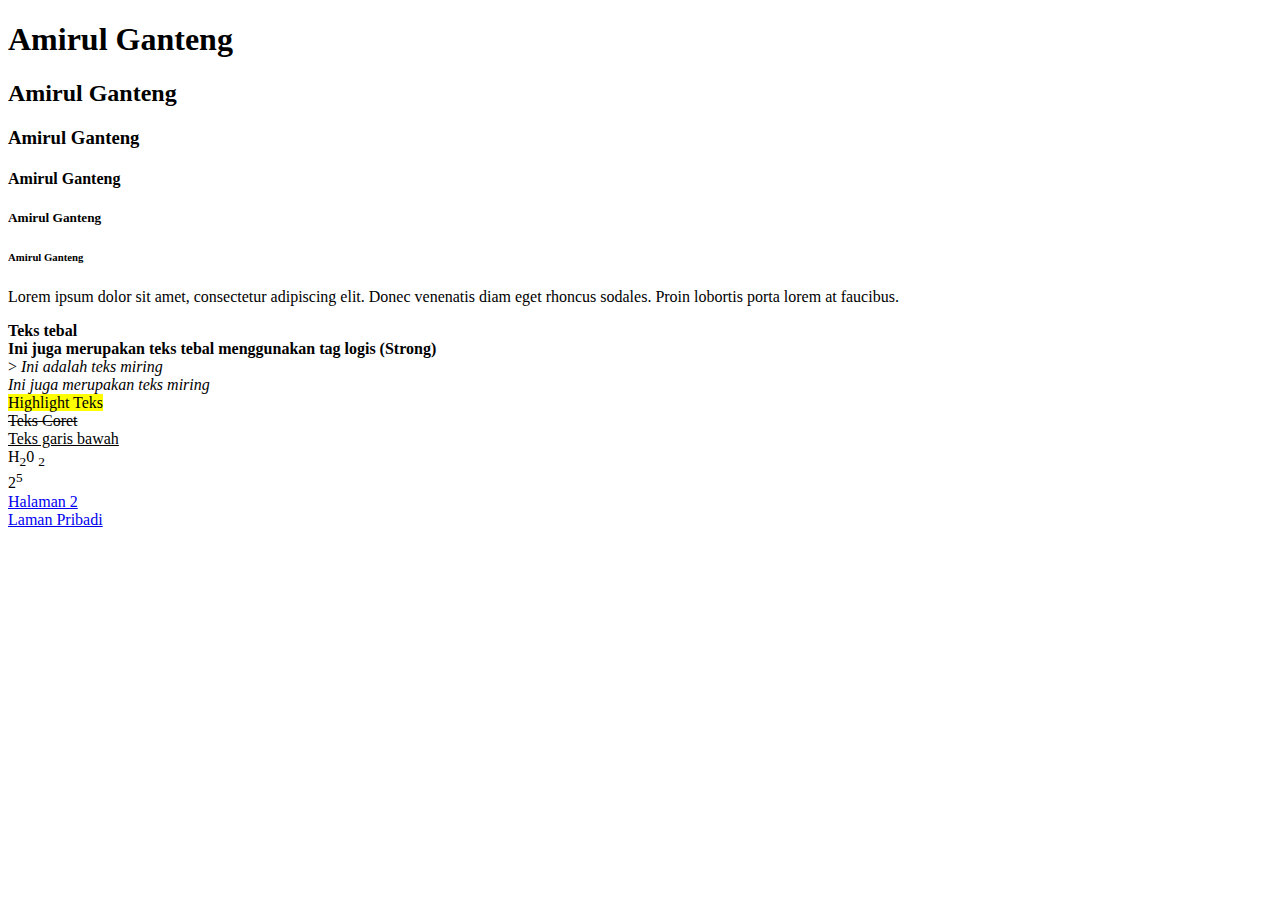
<file: Percobaan-1/index.html>
<!--Nama : Amirul Maulana-->
<!--Stambuk : F55123039-->
<!--Kelas : Teknik Informatika B-->
<!--Subjek Praktikum : Pemrograman Web-->
<!--Implementasi HTML-->
<!DOCTYPE html>
<html lang="en">
  <head>
    <meta charset="UTF-8" />
    <meta name="viewport" content="width=device-width, initial-scale=1.0" />
    <title>Document</title>
  </head>
  <body>
    <!--Code dibawah menggunakan tag h(1-6) untuk membuat heading-->

    <h1>Amirul Ganteng</h1>
    <h2>Amirul Ganteng</h2>
    <h3>Amirul Ganteng</h3>
    <h4>Amirul Ganteng</h4>
    <h5>Amirul Ganteng</h5>
    <h6>Amirul Ganteng</h6>
    <p>
      Lorem ipsum dolor sit amet, consectetur adipiscing elit. Donec venenatis
      diam eget rhoncus sodales. Proin lobortis porta lorem at faucibus.
    </p>
    <b>Teks tebal</b><br />
    <strong>Ini juga merupakan teks tebal menggunakan tag logis (Strong)</strong
    ><br />
    >
    <i>Ini adalah teks miring</i><br />
    <em>Ini juga merupakan teks miring</em><br />
    <mark>Highlight Teks</mark><br />
    <del>Teks Coret</del><br />
    <ins>Teks garis bawah</ins><br />
    H<sub>2</sub>0
    <sub>2</sub><br />
    2<sup>5</sup><br />
    <a href="Page2.html" target="_blank">Halaman 2</a><br />
    <a href="https://www.instagram.com/amrlmlnaa_/_" target="_blank"
      >Laman Pribadi</a
    >
  </body>
</html>
</file>
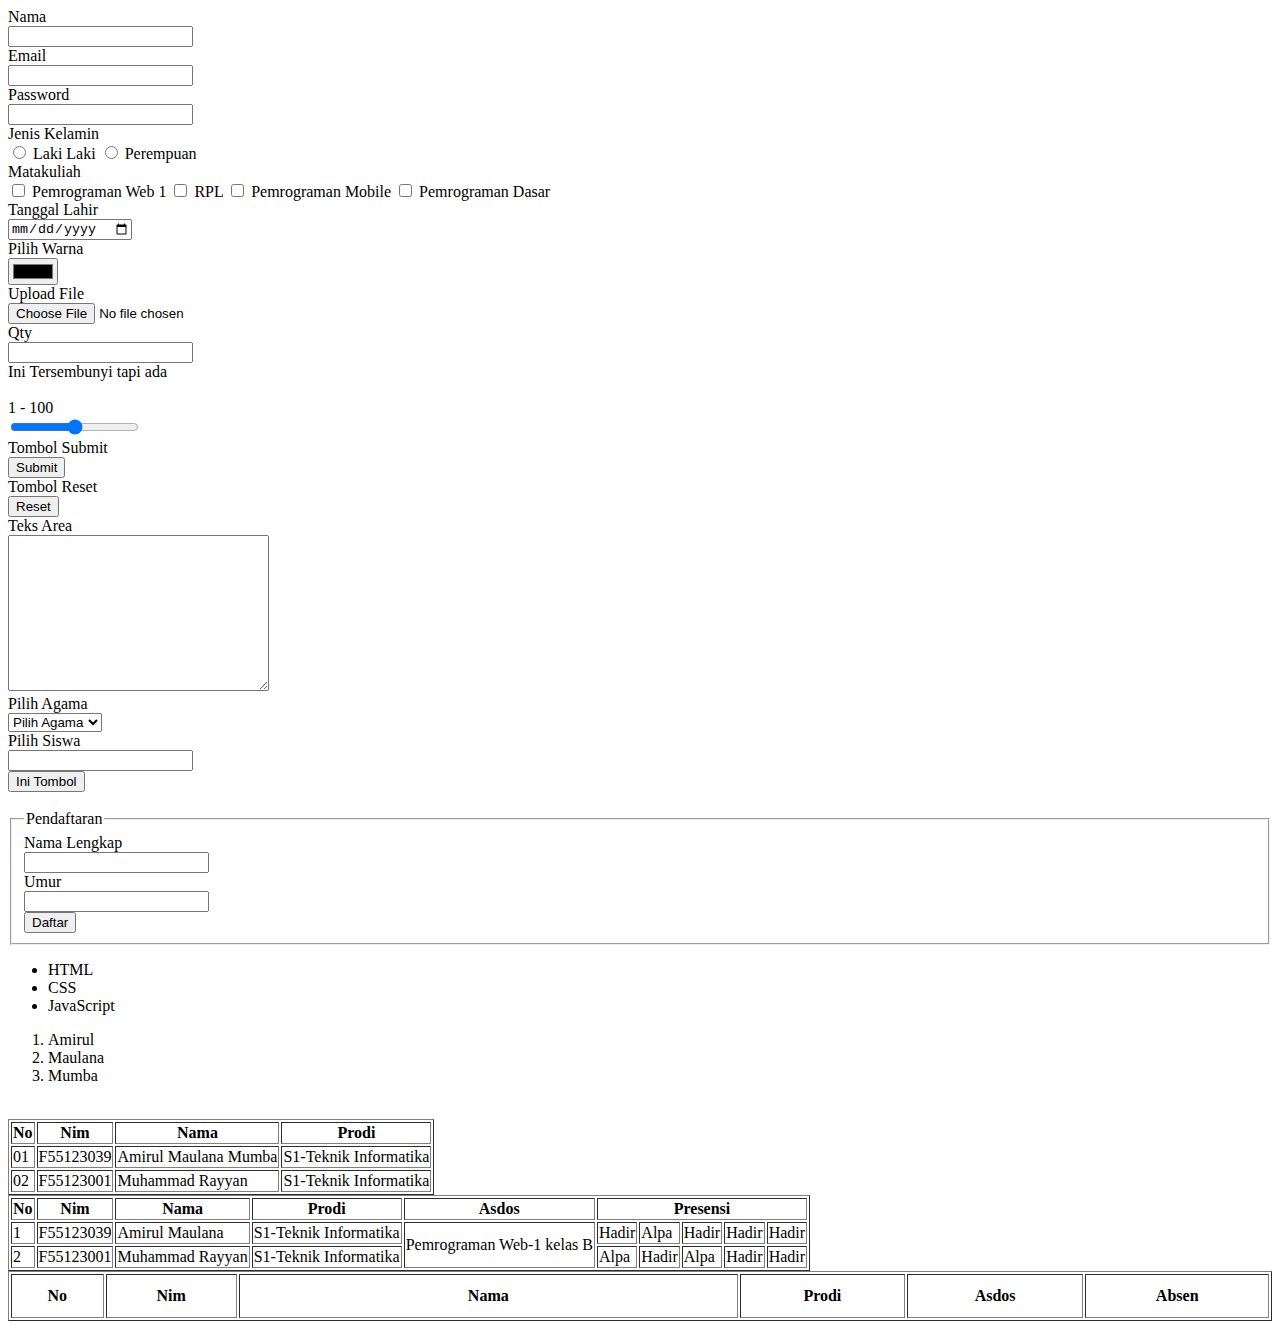
<file: Percobaan-2/index.html>
<!DOCTYPE html>
<html lang="en">
<head>
    <meta charset="UTF-8">
    <meta name="viewport" content="width=device-width, initial-scale=1.0">
    <title>Document</title>
</head>
<body>
    <form action="">
 <label>Nama</label><br>
        <input type="text" name="name" id="nama"><br>
        <label>Email</label><br>
        <input type="email" name="mail" id="mail"><br>
        <label>Password</label><br>
        <input type="password" name="pass" id="pass"><br>
        <label>Jenis Kelamin</label><br>
        <input type="radio" name="jk" id="jk" value="Laki Laki"> Laki Laki
        <input type="radio" name="jk" id="jk" value="Perempuan"> Perempuan
        <br>
        <label>Matakuliah</label><br>
        <input type="checkbox" name="mk" id="mk" value="Pemrograman Web 1"> Pemrograman Web 1
        <input type="checkbox" name="mk" id="mk" value="RPL"> RPL
        <input type="checkbox" name="mk" id="mk" value="Pemrograman Mobile"> Pemrograman Mobile
        <input type="checkbox" name="mk" id="mk" value="Pemrograman Dasar"> Pemrograman Dasar
        <br>
        <label>Tanggal Lahir</label><br>
        <input type="date" name="tglLahir" id="tglLahir"><br>
        <label>Pilih Warna</label><br>
        <input type="color" name="warna" id="warna"><br>
        <label>Upload File</label><br>
        <input type="file" name="file" id="file"><br>
        <label>Qty</label><br>
        <input type="number" name="qty" id="qty"><br>
        <label>Ini Tersembunyi tapi ada</label><br>
        <input type="hidden" name="hilang" id="hilang" value="Secret"><br>
        <label>1 - 100</label><br>
        <input type="range" name="range" id="range" value="50"><br>
        <label>Tombol Submit</label><br>
        <input type="submit" name="submit" id="submit"><br>
        <label>Tombol Reset</label><br>
        <input type="reset" name="reset" id="reset"><br>
         </form>

<label>Teks Area</label><br>
    <textarea name="alamat" id="alamat" cols="30" rows="10"></textarea><br>
    <label>Pilih Agama</label><br>
    <select name="agama" id="agama">
        <option value="">Pilih Agama</option>
        <option value="Islam">Islam</option>
        <option value="Kristen">Kristen</option>
        <option value="Hindu">Hindu</option>
        <option value="Katolik">Katolik</option>
    </select><br>
    <label>Pilih Siswa</label><br>
    <input list="datasiswa" name="siswa" id="siswa">
    <datalist id="datasiswa">
        <option value="Bellingham">Akmal Gates</option>
        <option value="Amirul Maulana">Amirul Maulana</option>
        <option value="Vinicius Junior">Octavia Ramadhani</option>
        <option value="Lamine Yamal">Marwiyah</option>
        <option value="Muhammad Gavi">Fatir</option>
    </datalist><br>
    <button>Ini Tombol</button><br><br>
    <fieldset>
        <legend>Pendaftaran</legend>
        <label>Nama Lengkap</label><br>
        <input type="text" name="n" id="n"><br>
        <label>Umur</label><br>
        <input type="number" name="u" id="u"><br>
        <button>Daftar</button>
    </fieldset>

        <ul>
            <li>HTML</li>
            <li>CSS</li>
            <li>JavaScript</li>
        </ul>

        <ol>
            <li>Amirul</li>
            <li>Maulana</li>
            <li>Mumba</li>
        </ol>
        <br>

        <table border="1">
        <tr>
            <th>No</th>
            <th>Nim</th>
            <th>Nama</th>
            <th>Prodi</th>
        </tr>
        <tr>
            <td>01</td>
            <td>F55123039</td>
            <td>Amirul Maulana Mumba</td>
            <td>S1-Teknik Informatika</td>
        </tr>
        <tr>
            <td>02</td>
            <td>F55123001</td>
            <td>Muhammad Rayyan</td>
            <td>S1-Teknik Informatika</td>
        </tr>
    </table>

    <table border="1">
        <tr>
            <th>No</th>
            <th>Nim</th>
            <th>Nama</th>
            <th>Prodi</th>
            <th>Asdos</th>
            <th colspan="5">Presensi</th>
        </tr>
        <tr>
            <td>1</td>
            <td>F55123039</td>
            <td>Amirul Maulana</td>
            <td>S1-Teknik Informatika</td>
            <td rowspan="2">Pemrograman Web-1 kelas B</td>
            <td>Hadir</td>
            <td>Alpa</td>
            <td>Hadir</td>
            <td>Hadir</td>
            <td>Hadir</td>
        </tr>
        <tr>
            <td>2</td>
            <td>F55123001</td>
            <td>Muhammad Rayyan</td>
            <td>S1-Teknik Informatika</td>
            <td>Alpa</td>
            <td>Hadir</td>
            <td>Alpa</td>
            <td>Hadir</td>
            <td>Hadir</td>
        </tr>
    </table>

    <table border="1" width="100%">
        <tr>
            <th height="40px">No</th>
            <th>Nim</th>
            <th width="40%">Nama</th>
            <th>Prodi</th>
            <th>Asdos</th>
            <th colspan="5">Absen</th>
        </tr>
    
</body>
</html>
</file>
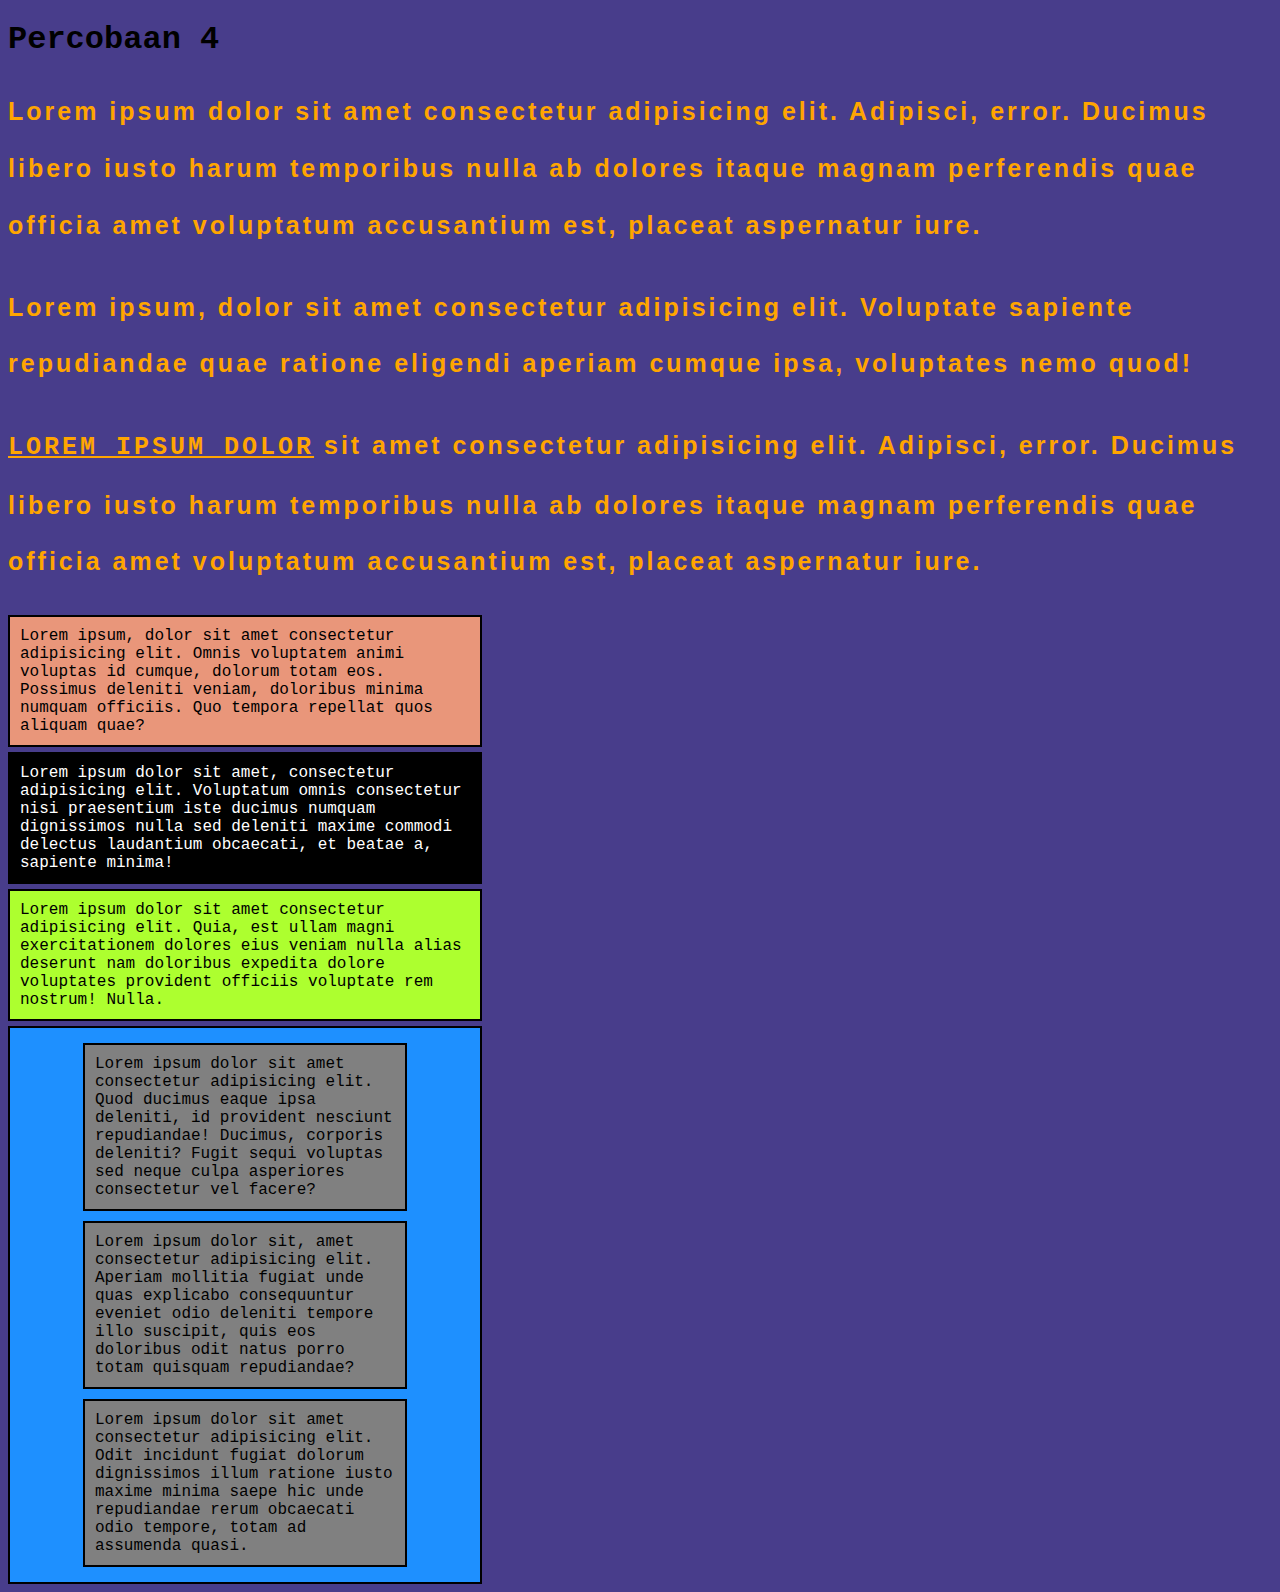
<file: Percobaan-4/index.html>
<!-- F55123039_Amirul Maulana -->
<!DOCTYPE html>
<html lang="en">
  <head>
    <meta charset="UTF-8" />
    <meta name="viewport" content="width=device-width, initial-scale=1.0" />
    <title>Perobaan4</title>

    <link rel="stylesheet" href="style.css" />
  </head>
  <body>
    <h1>Percobaan 4</h1>
    <p class="Paragraf">
      Lorem ipsum dolor sit amet consectetur adipisicing elit. Adipisci, error.
      Ducimus libero iusto harum temporibus nulla ab dolores itaque magnam
      perferendis quae officia amet voluptatum accusantium est, placeat
      aspernatur iure.
    </p>
    <p>
      Lorem ipsum, dolor sit amet consectetur adipisicing elit. Voluptate
      sapiente repudiandae quae ratione eligendi aperiam cumque ipsa, voluptates
      nemo quod!
    </p>
    <p class="Paragraf">
      <span>Lorem ipsum dolor</span> sit amet consectetur adipisicing elit.
      Adipisci, error. Ducimus libero iusto harum temporibus nulla ab dolores
      itaque magnam perferendis quae officia amet voluptatum accusantium est,
      placeat aspernatur iure.
    </p>

    <div class="box-1">
      Lorem ipsum, dolor sit amet consectetur adipisicing elit. Omnis voluptatem
      animi voluptas id cumque, dolorum totam eos. Possimus deleniti veniam,
      doloribus minima numquam officiis. Quo tempora repellat quos aliquam quae?
    </div>
    <div class="box-2">
      Lorem ipsum dolor sit amet, consectetur adipisicing elit. Voluptatum omnis
      consectetur nisi praesentium iste ducimus numquam dignissimos nulla sed
      deleniti maxime commodi delectus laudantium obcaecati, et beatae a,
      sapiente minima!
    </div>
    <div class="box-3">
      Lorem ipsum dolor sit amet consectetur adipisicing elit. Quia, est ullam
      magni exercitationem dolores eius veniam nulla alias deserunt nam
      doloribus expedita dolore voluptates provident officiis voluptate rem
      nostrum! Nulla.
    </div>

    <div class="flex-container">
      <div>
        Lorem ipsum dolor sit amet consectetur adipisicing elit. Quod ducimus
        eaque ipsa deleniti, id provident nesciunt repudiandae! Ducimus,
        corporis deleniti? Fugit sequi voluptas sed neque culpa asperiores
        consectetur vel facere?
      </div>
      <div>
        Lorem ipsum dolor sit, amet consectetur adipisicing elit. Aperiam
        mollitia fugiat unde quas explicabo consequuntur eveniet odio deleniti
        tempore illo suscipit, quis eos doloribus odit natus porro totam
        quisquam repudiandae?
      </div>
      <div>
        Lorem ipsum dolor sit amet consectetur adipisicing elit. Odit incidunt
        fugiat dolorum dignissimos illum ratione iusto maxime minima saepe hic
        unde repudiandae rerum obcaecati odio tempore, totam ad assumenda quasi.
      </div>
    </div>
  </body>
</html>
</file>
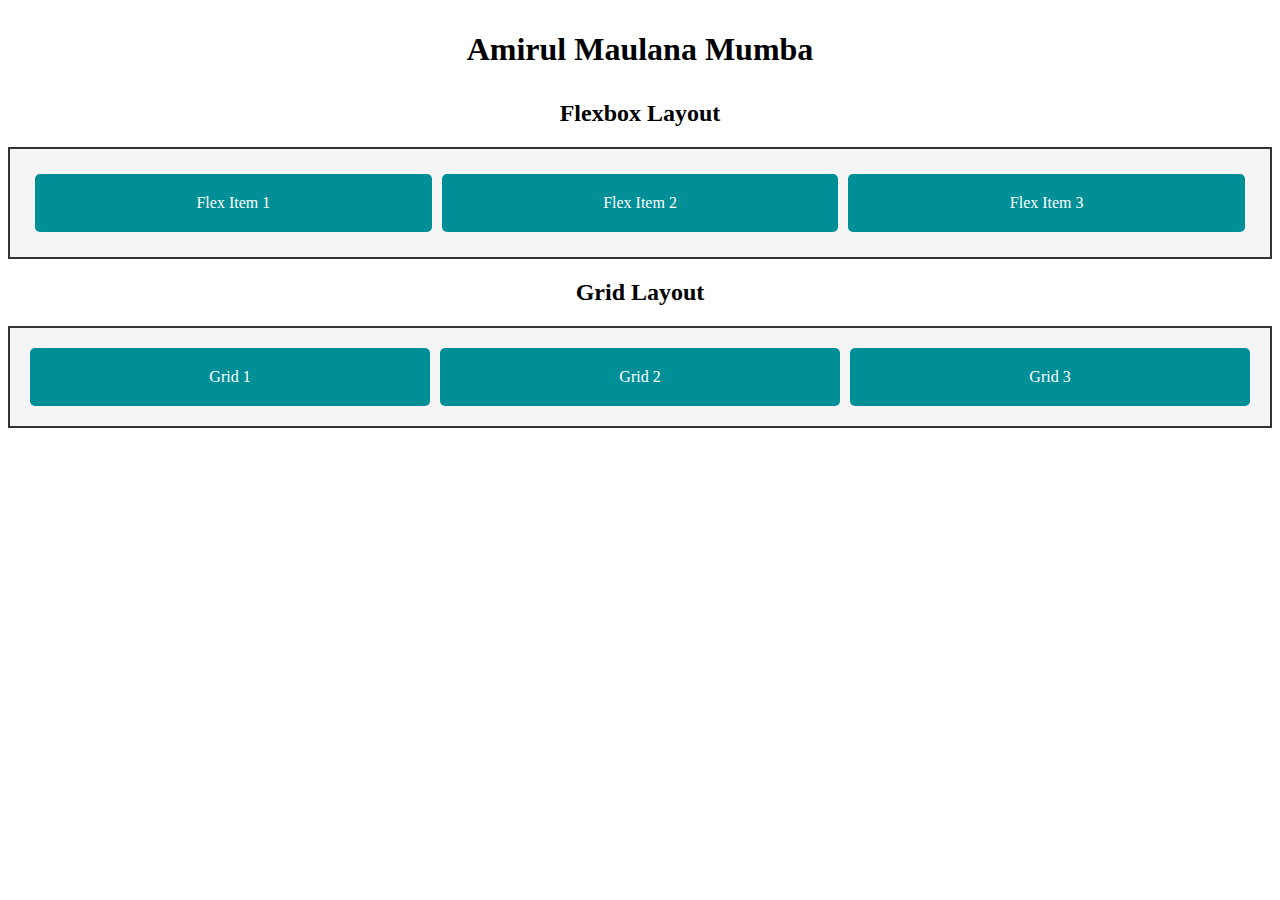
<file: Percobaan-5/index.html>
<!DOCTYPE html>
<html lang="en">
  <head>
    <meta charset="UTF-8" />
    <meta name="viewport" content="width=device-width, initial-scale=1.0" />
    <title>Percobaan 5</title>
    <link rel="stylesheet" href="style.css" />
  </head>
  <body>
    <h1 style="text-align: center">Amirul Maulana Mumba</h1>

    <!-- Flexbox Layout -->
    <h2 style="text-align: center">Flexbox Layout</h2>
    <div class="flex-container">
      <div class="flex-item">Flex Item 1</div>
      <div class="flex-item">Flex Item 2</div>
      <div class="flex-item">Flex Item 3</div>
    </div>

    <!-- Grid Layout -->
    <h2 style="text-align: center">Grid Layout</h2>
    <div class="grid-container">
      <div class="grid-item">Grid 1</div>
      <div class="grid-item">Grid 2</div>
      <div class="grid-item">Grid 3</div>
    </div>
  </body>
</html>
</file>
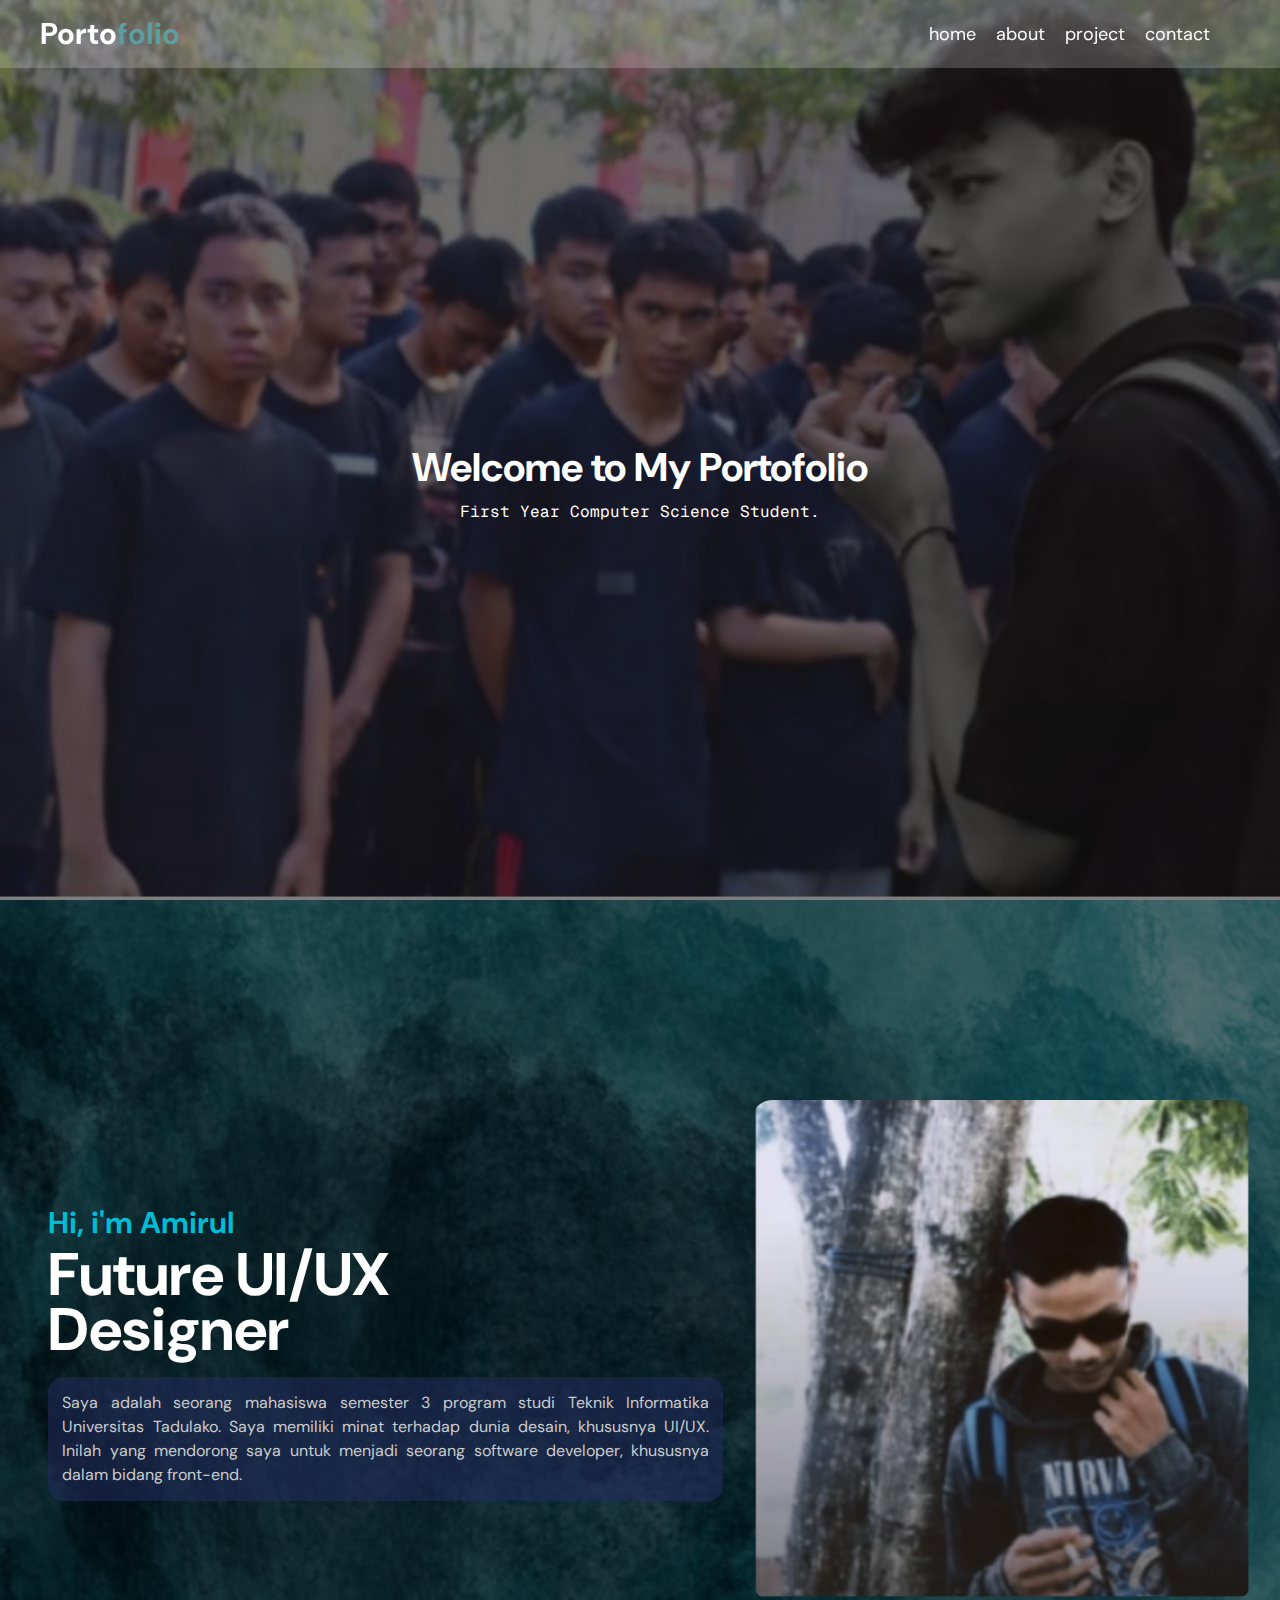
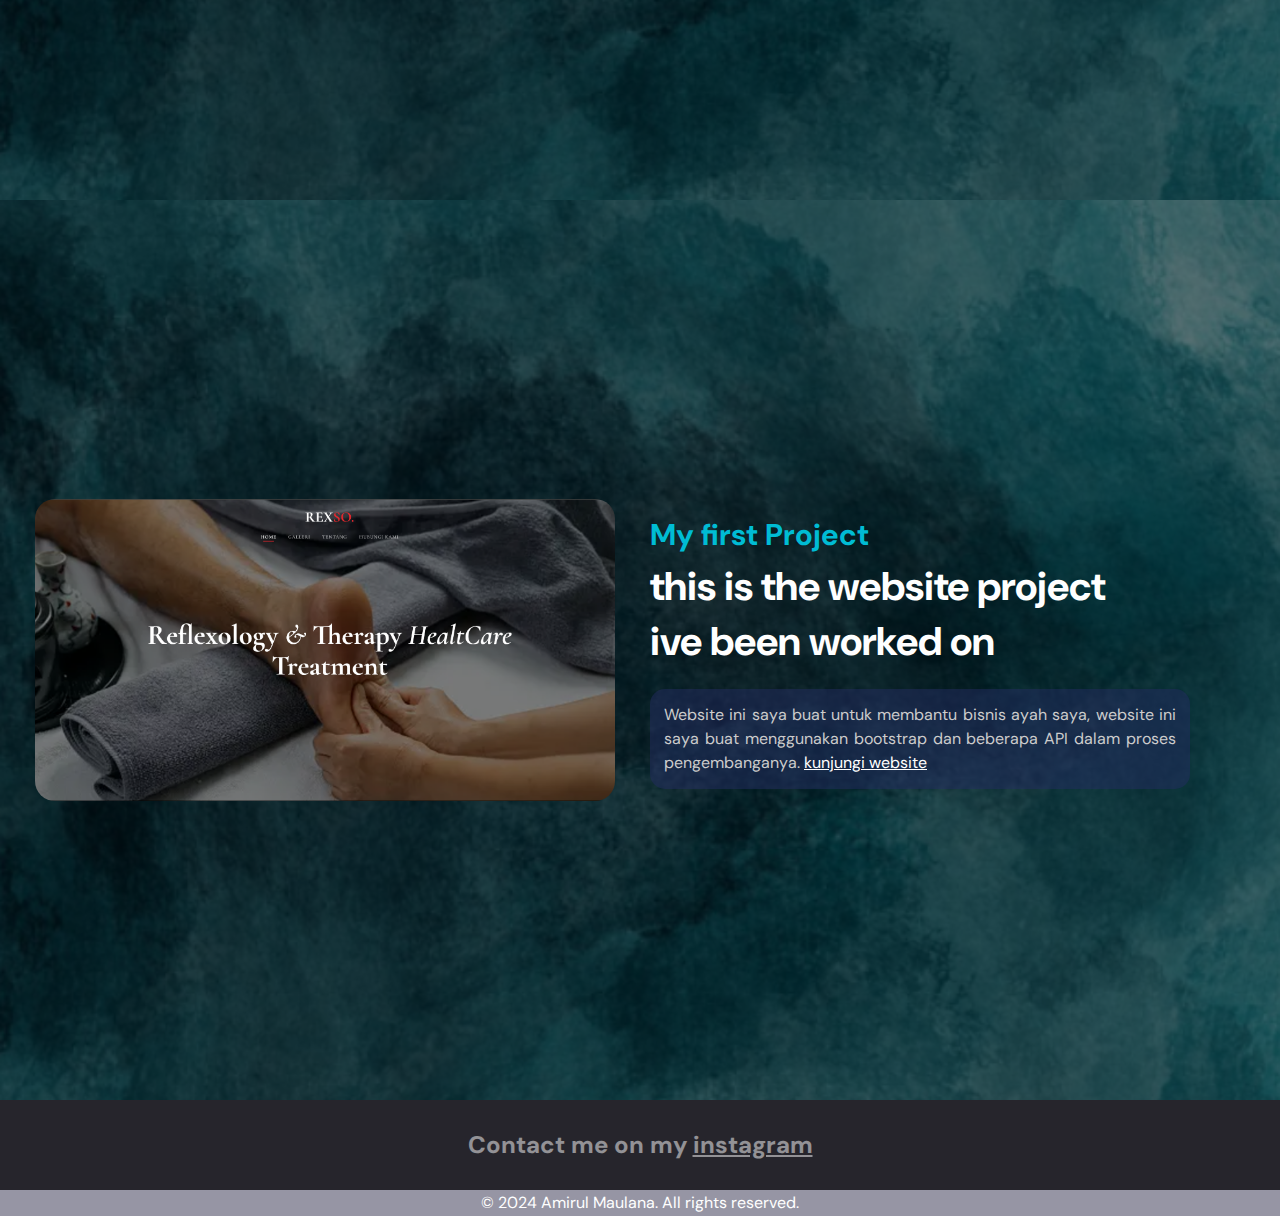
<file: Percobaan-3/Tugas Web Portofolio/index.html>
<!-- Nama : Amirul Maulana Mumba -->
<!-- Stambuk : F55123039 -->

<!DOCTYPE html>
<html lang="en">
  <head>
    <meta charset="UTF-8" />
    <meta name="viewport" content="width=device-width, initial-scale=1.0" />
    <title>Portfolio - Amirul Maulana</title>
    <link rel="stylesheet" href="style.css" />
    <link rel="preconnect" href="https://fonts.googleapis.com" />
    <link rel="preconnect" href="https://fonts.gstatic.com" crossorigin />
    <link
      href="https://fonts.googleapis.com/css2?family=DM+Sans:ital,opsz,wght@0,9..40,100..1000;1,9..40,100..1000&family=Geist+Mono:wght@100..900&display=swap"
      rel="stylesheet"
    />
  </head>
  <body>
    <header class="header">
      <nav class="navbar">
        <p class="logo">Porto<span style="color: cadetblue">folio</span></p>
        <ul class="nav-links">
          <li><a href="#home" class="active">home</a></li>
          <li><a href="#about">about</a></li>
          <li><a href="#project">project</a></li>
          <li><a href="#contact">contact</a></li>
        </ul>
      </nav>
    </header>

    <section id="home" class="hero">
      <div class="overlay"></div>
      <h1>Welcome to My Portofolio</h1>
      <p>First Year Computer Science Student.</p>
    </section>

    <section>
      <div id="about" class="about">
        <div class="overlay"></div>
        <div class="content">
          <h2>Hi, i'm Amirul</h2>
          <h3>Future UI/UX<br />Designer</h3>
          <p>
            Saya adalah seorang mahasiswa semester 3 program studi Teknik
            Informatika Universitas Tadulako. Saya memiliki minat terhadap dunia
            desain, khususnya UI/UX. Inilah yang mendorong saya untuk menjadi
            seorang software developer, khususnya dalam bidang front-end.
          </p>
        </div>
        <!-- <div class="image-container"> -->
        <img src="src/pic2.png" alt="About Me Photo" />
        <!-- </div> -->
      </div>
    </section>
    <section>
      <div id="project" class="project">
        <div class="overlay"></div>
        <div class="project-container"></div>
        <div class="project-1">
          <h2>My first Project</h2>
          <h3>this is the website project<br />ive been worked on</h3>
          <p>
            Website ini saya buat untuk membantu bisnis ayah saya, website ini
            saya buat menggunakan bootstrap dan beberapa API dalam proses
            pengembanganya.
            <a
              href="https://amrlmlna.github.io/Tapak.Reflexology/"
              target="_blank"
              >kunjungi website</a
            >
          </p>
        </div>
        <!-- <div class="image-container"> -->
        <img src="src/proj1.png" alt="About Me Photo" />
        <!-- </div> -->
      </div>
    </section>

    <section id="contact" class="contact">
      <div class="contact-content">
        <h2>
          Contact me on my
          <a href="https://instagram.com/amrlmlnaa_" target="_blank"
            >instagram</a
          >
        </h2>
        <p></p>
      </div>
    </section>

    <footer class="footer">
      <p>&copy; 2024 Amirul Maulana. All rights reserved.</p>
    </footer>
  </body>
</html>
</file>
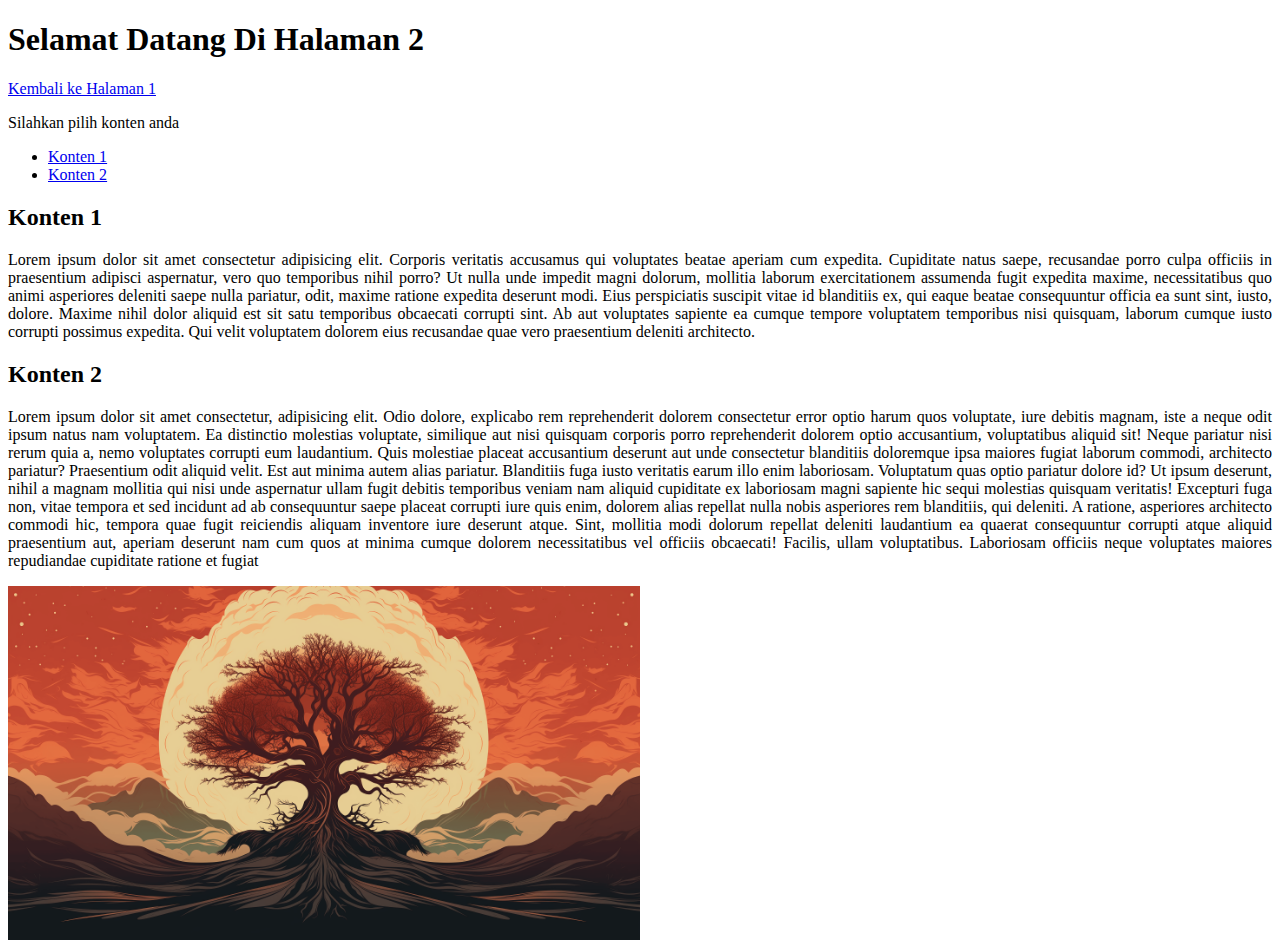
<file: Percobaan-1/Page2.html>
<!DOCTYPE html>
<html lang="en">
  <head>
    <meta charset="UTF-8" />
    <meta name="viewport" content="width=device-width, initial-scale=1.0" />
    <title>Halaman 2</title>
  </head>
  <body>
    <h1>Selamat Datang Di Halaman 2</h1>
    <a href="index.html" target="_blank">Kembali ke Halaman 1</a>
    <p style="text-align: justify">Silahkan pilih konten anda</p>
    <ul>
      <li><a href="#Section1">Konten 1</a></li>
      <li><a href="#Section2">Konten 2</a></li>
    </ul>

    <h2 id="Section1">Konten 1</h2>

    <p style="text-align: justify">
      Lorem ipsum dolor sit amet consectetur adipisicing elit. Corporis
      veritatis accusamus qui voluptates beatae aperiam cum expedita. Cupiditate
      natus saepe, recusandae porro culpa officiis in praesentium adipisci
      aspernatur, vero quo temporibus nihil porro? Ut nulla unde impedit magni
      dolorum, mollitia laborum exercitationem assumenda fugit expedita maxime,
      necessitatibus quo animi asperiores deleniti saepe nulla pariatur, odit,
      maxime ratione expedita deserunt modi. Eius perspiciatis suscipit vitae id
      blanditiis ex, qui eaque beatae consequuntur officia ea sunt sint, iusto,
      dolore. Maxime nihil dolor aliquid est sit satu temporibus obcaecati
      corrupti sint. Ab aut voluptates sapiente ea cumque tempore voluptatem
      temporibus nisi quisquam, laborum cumque iusto corrupti possimus expedita.
      Qui velit voluptatem dolorem eius recusandae quae vero praesentium
      deleniti architecto.
    </p>

    <h2 id="Section2">Konten 2</h2>

    <p style="text-align: justify">
      Lorem ipsum dolor sit amet consectetur, adipisicing elit. Odio dolore,
      explicabo rem reprehenderit dolorem consectetur error optio harum quos
      voluptate, iure debitis magnam, iste a neque odit ipsum natus nam
      voluptatem. Ea distinctio molestias voluptate, similique aut nisi quisquam
      corporis porro reprehenderit dolorem optio accusantium, voluptatibus
      aliquid sit! Neque pariatur nisi rerum quia a, nemo voluptates corrupti
      eum laudantium. Quis molestiae placeat accusantium deserunt aut unde
      consectetur blanditiis doloremque ipsa maiores fugiat laborum commodi,
      architecto pariatur? Praesentium odit aliquid velit. Est aut minima autem
      alias pariatur. Blanditiis fuga iusto veritatis earum illo enim
      laboriosam. Voluptatum quas optio pariatur dolore id? Ut ipsum deserunt,
      nihil a magnam mollitia qui nisi unde aspernatur ullam fugit debitis
      temporibus veniam nam aliquid cupiditate ex laboriosam magni sapiente hic
      sequi molestias quisquam veritatis! Excepturi fuga non, vitae tempora et
      sed incidunt ad ab consequuntur saepe placeat corrupti iure quis enim,
      dolorem alias repellat nulla nobis asperiores rem blanditiis, qui
      deleniti. A ratione, asperiores architecto commodi hic, tempora quae fugit
      reiciendis aliquam inventore iure deserunt atque. Sint, mollitia modi
      dolorum repellat deleniti laudantium ea quaerat consequuntur corrupti
      atque aliquid praesentium aut, aperiam deserunt nam cum quos at minima
      cumque dolorem necessitatibus vel officiis obcaecati! Facilis, ullam
      voluptatibus. Laboriosam officiis neque voluptates maiores repudiandae
      cupiditate ratione et fugiat
    </p>

    <img src="img/Picture.jpg.png" alt="Gambar" style="width: 50%" />
  </body>
</html>
</file>
<file: Percobaan-4/style.css>
* {
  font-family: "Courier New", Courier, monospace;
}

.h1 {
  color: red;
}

p {
  color: blue;
  font-family: Arial, Helvetica, sans-serif;
  font-size: 20px;
  text-align: center;
  letter-spacing: 3px;
}

p {
  color: orange;
  font-weight: bold;
  font-size: 25px;
  text-align: left;
  line-height: 1.5cm;
}

span {
  text-decoration: underline;
  text-transform: uppercase;
}

body {
  background-color: darkslateblue;
  /* background-image: url("img/pic.jpg"); */
  background-repeat: no-repeat;
  background-attachment: fixed;
  background-size: cover;
}

div {
  border: 2px black solid;
  width: 450px;
  padding: 10px;
  margin-bottom: 5px;
}

div.box-1 {
  background-color: darksalmon;
}

div.box-2 {
  background-color: black;
  color: white;
}

div.box-3 {
  background-color: greenyellow;
}

.flex-container {
  display: flex;
  flex-wrap: wrap;
  justify-content: center;
  align-items: center;
  background-color: dodgerblue;
  padding: 10px;
}

.flex-container > div {
  padding: 10px;
  margin: 5px;
  width: 300px;
  border: 2px black solid;
  background-color: grey;
}
</file>
<file: Percobaan-5/style.css>
h1 {
  padding: 10px;
}

.flex-container {
  display: flex;
  justify-content: space-evenly;
  align-items: center;
  background-color: whitesmoke;
  padding: 20px;
  border: 2px solid #333;
}

.flex-item {
  background-color: #008f97;
  color: white;
  padding: 20px;
  flex: 1;
  margin: 5px;
  text-align: center;
  border-radius: 5px;
}

.grid-container {
  display: grid;
  grid-template-columns: repeat(3, 1fr);
  grid-gap: 10px;
  background-color: whitesmoke;
  padding: 20px;
  border: 2px solid #333;
}

.grid-item {
  background-color: #008f97;
  color: white;
  padding: 20px;
  text-align: center;
  border-radius: 5px;
}
</file>
<file: Percobaan-3/Tugas Web Portofolio/style.css>
@import url("https://fonts.googleapis.com/css2?family=DM+Sans:ital,opsz,wght@0,9..40,100..1000;1,9..40,100..1000&family=Geist+Mono:wght@100..900&display=swap");
* {
  margin: 0;
  padding: 0;
  box-sizing: border-box;
}

body {
  font-family: Arial, sans-serif;
  margin: 0;
  padding: 0;
  line-height: 1.6;
}

h3 {
  line-height: 55px;
  margin-bottom: 20px;
}

a {
  color: white;
}

.header {
  display: flex;
  text-align: center;
  color: white;
  padding: 0px;
  flex-direction: column;
  font-family: "poppins";
}

@media screen and (max-width: 768px) {
  .header {
    align-items: flex-start;
  }
  .nav-links {
    align-items: flex-end;
  }
}

.logo {
  padding-left: 20px;
  font-size: 30px;
  font-family: "DM Sans", sans-serif;
  font-optical-sizing: auto;
  font-style: normal;
  font-weight: bold;
  z-index: 20;
}

.navbar {
  position: fixed;
  display: flex;
  background-color: rgba(255, 255, 255, 0.2); /* 50% white opacity */
  justify-content: space-between;
  align-items: center;
  padding: 10px;
  z-index: 10;
  padding-left: 20px;
  width: 100%;
}

.nav-links {
  list-style: none;
  display: flex;
  gap: 20px;
  align-items: end;
  font-size: 18px;
  font-family: "DM Sans", sans-serif;
  font-optical-sizing: auto;
  font-style: normal;
  padding-right: 60px;
}

.nav-links a {
  color: white;
  text-decoration: none;
  transition: color 0.3s;
}

.nav-links a:hover {
  color: #ff6347;
}

.hero {
  position: relative;
  background-image: url(src/pic.jpg);
  display: flex;
  flex-direction: column;
  justify-content: center;
  align-items: center;
  height: 100vh;
  text-align: center;
  padding-top: 60px;
  background-repeat: no-repeat;
  background-size: cover;
}

.overlay {
  position: absolute;
  top: 0;
  bottom: 0;
  left: 0;
  right: 0;
  width: 100%;
  height: 100%;
  background: rgba(0, 0, 0, 0.5);
  z-index: 1;
}

.hero h1 {
  display: block;
  margin: 0;
  z-index: 2;
  color: white;
  font-size: 40px;
  font-family: "DM Sans", sans-serif;
  font-optical-sizing: auto;
  font-style: normal;
}

.hero p {
  display: block;
  margin: 0;
  z-index: 2;
  color: white;
  font-family: "Geist Mono", monospace;
  font-optical-sizing: auto;
  font-style: normal;
}

.about {
  position: relative;
  height: 100vh;
  background-image: url(src/bg1.png);
  background-repeat: no-repeat;
  background-size: cover;
  display: flex;
  justify-content: space-evenly;
  align-items: center;
  margin: 0;
}

.about .overlay {
  position: absolute;
  top: 0;
  bottom: 0;
  left: 0;
  right: 0;
  width: 100%;
  height: 100%;
  background: rgba(0, 0, 0, 0.5);
  z-index: 1;
}

.about .content {
  padding-left: 20px;
  justify-content: center;
  z-index: 2;
}

.about h2,
h3,
p {
  font-family: "DM Sans", sans-serif;
  font-optical-sizing: auto;
  font-style: normal;
}
.about h2 {
  font-size: 30px;
  color: #00bcd4;
}

.about h3 {
  color: white;
  font-size: 60px;
}

.about p {
  font-size: 1rem;
  line-height: 1.5;
  text-align: justify;
  color: #ccc;
  background-color: rgb(36, 43, 98, 0.5);
  border-radius: 15px;
  width: 75vh;
  padding: 14px;
}

img {
  border-radius: 20px;
  justify-content: center;
  width: 500px;
  z-index: 2;
}

.project {
  position: relative;
  height: 100vh;
  background-image: url(src/bg1.png);
  background-repeat: no-repeat;
  background-size: cover;
  display: flex;
  justify-content: space-evenly;
  align-items: center;
  flex-direction: row-reverse;
  margin: 0;
}

.project .overlay {
  position: absolute;
  top: 0;
  bottom: 0;
  left: 0;
  right: 0;
  width: 100%;
  height: 100%;
  background: rgba(0, 0, 0, 0.5);
  z-index: 1;
}

.project-container {
  padding-left: 20px;
  justify-content: center;
}

.project-1 {
  z-index: 2;
  align-items: center;
}

.project h2,
h3,
p {
  font-family: "DM Sans", sans-serif;
  font-optical-sizing: auto;
  font-style: normal;
}
.project h2 {
  font-size: 30px;
  color: #00bcd4;
}

.project h3 {
  color: white;
  font-size: 40px;
}

.project p {
  font-size: 1rem;
  line-height: 1.5;
  text-align: justify;
  color: #ccc;
  background-color: rgb(36, 43, 98, 0.5);
  border-radius: 15px;
  width: 60vh;
  padding: 14px;
}

.project img {
  border-radius: 20px;
  justify-content: center;
  width: 580px;
  z-index: 2;
}

.contact {
  height: 10vh;
  background-color: #26252c;
  align-items: center;
  display: flex;
  justify-content: center;
}

.contact h2,
p {
  color: white;
  font-family: "DM Sans", sans-serif;
  font-optical-sizing: auto;
  font-style: normal;
}

.contact-content {
  opacity: 50%;
}

.footer p {
  display: flex;
  justify-content: center;
  align-items: center;
  background-color: rgb(150, 149, 164);
}
</file>
